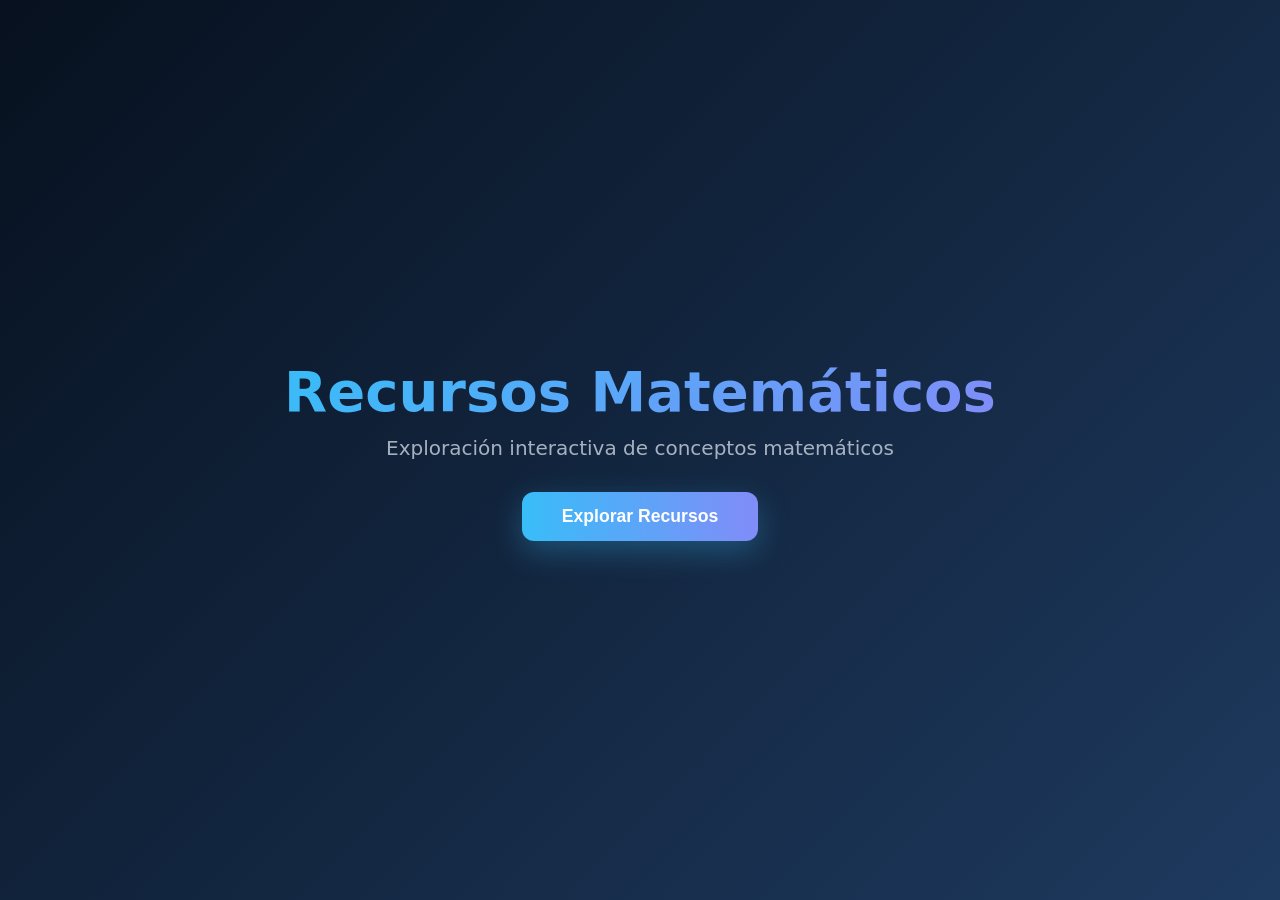
<file: index.html>
<!DOCTYPE html>
<html lang="es">
  <head>
    <meta charset="UTF-8" />
    <meta name="viewport" content="width=device-width, initial-scale=1.0" />
    <title>Recursos Matemáticos</title>
    <link rel="stylesheet" href="styles.css" />
  </head>
  <body>
    <!-- PORTADA INICIAL -->
    <div id="cover-screen" class="cover-screen active">
      <div class="cover-content">
        <h1 class="cover-title">Recursos Matemáticos</h1>
        <p class="cover-subtitle">Exploración interactiva de conceptos matemáticos</p>
        <button id="enter-btn" class="enter-button">Explorar Recursos</button>
      </div>
    </div>

    <!-- GALERÍA DE RECURSOS -->
    <div id="resources-screen" class="resources-screen">
      <header class="resources-header">
        <h1>Recursos por Nivel</h1>
        <button id="back-btn" class="back-button">← Volver</button>
      </header>

      <div class="resources-grid">
        <!-- Primero Medio -->
        <div class="level-card" data-level="1">
          <h2>Primero Medio</h2>
          <div class="resources-list">
            <button class="resource-btn" data-resource="quadratic-graph">
              📈 Plano Cartesiano y Ecuaciones Cuadráticas
            </button>
          </div>
        </div>

        <!-- Segundo Medio -->
        <div class="level-card" data-level="2">
          <h2>Segundo Medio</h2>
          <div class="resources-list">
            <button class="resource-btn" data-resource="space-rockets">
              🚀 Cohetes al Sistema Solar
            </button>
          </div>
        </div>

        <!-- Tercero Medio -->
        <div class="level-card" data-level="3">
          <h2>Tercero Medio</h2>
          <div class="resources-list">
            <button class="resource-btn" data-resource="triangle-congruence">
              🔺 Triángulos Congruentes
            </button>
          </div>
        </div>

        <!-- Cuarto Medio -->
        <div class="level-card" data-level="4">
          <h2>Cuarto Medio</h2>
          <div class="resources-list">
            <button class="resource-btn" disabled>
              🔒 Próximos recursos
            </button>
          </div>
        </div>
      </div>
    </div>

    <script src="script.js"></script>
  </body>
</html>
</file>
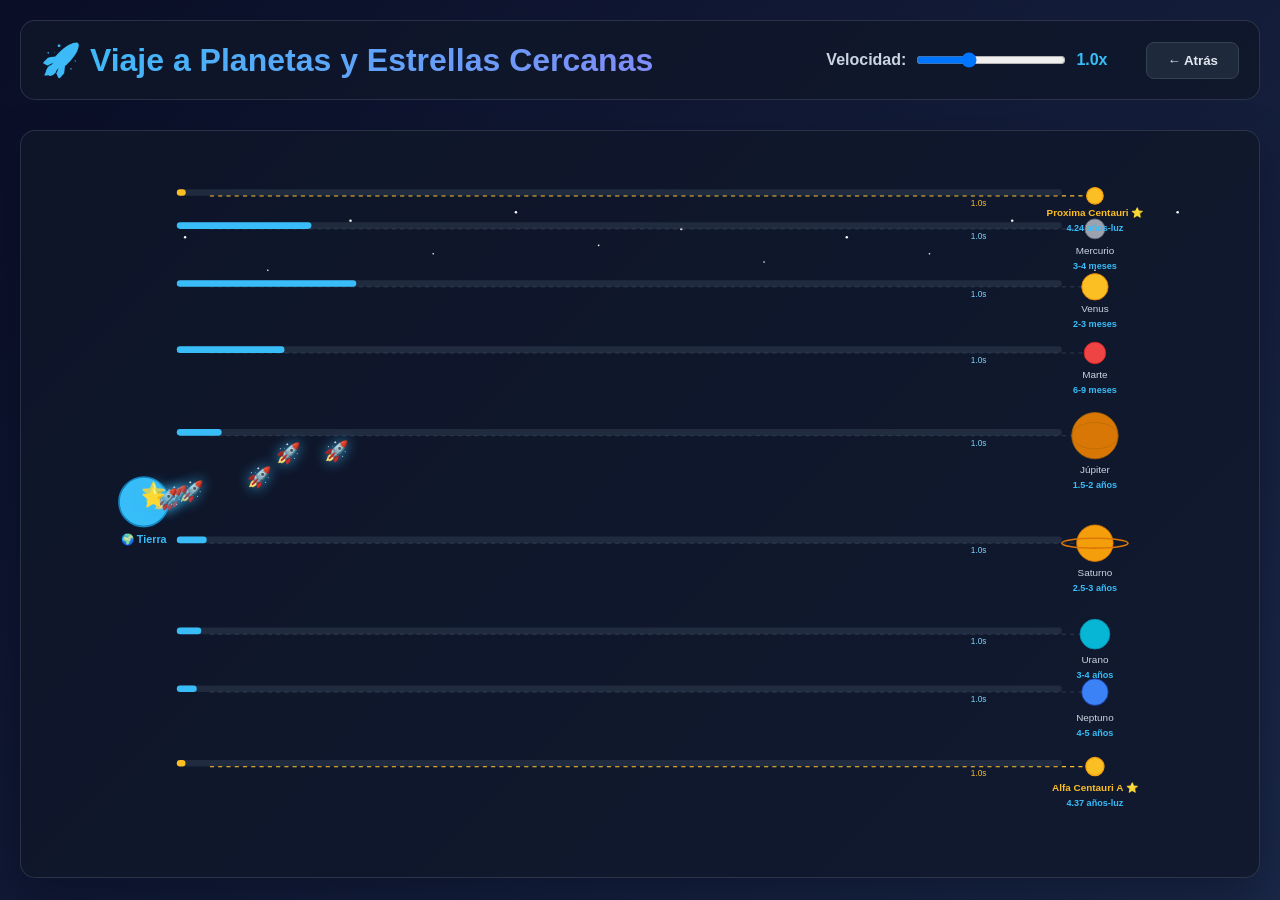
<file: cohetes-espaciales.html>
<!DOCTYPE html>
<html lang="es">
<head>
    <meta charset="UTF-8" />
    <meta name="viewport" content="width=device-width, initial-scale=1.0" />
    <title>Cohetes al Sistema Solar</title>
    <style>
        * {
            margin: 0;
            padding: 0;
            box-sizing: border-box;
        }

        body {
            background: linear-gradient(135deg, #0a0e27 0%, #1a2847 100%);
            min-height: 100vh;
            display: flex;
            flex-direction: column;
            align-items: center;
            padding: 20px;
            font-family: 'Segoe UI', Tahoma, Geneva, Verdana, sans-serif;
            color: #f8fafc;
            overflow-x: auto;
        }

        header {
            display: flex;
            justify-content: space-between;
            align-items: center;
            width: 100%;
            max-width: 1400px;
            margin-bottom: 30px;
            padding: 20px;
            background: rgba(15, 23, 42, 0.8);
            border-radius: 15px;
            border: 1px solid rgba(148, 163, 184, 0.2);
        }

        h1 {
            font-size: 2rem;
            background: linear-gradient(135deg, #38bdf8, #818cf8);
            -webkit-background-clip: text;
            -webkit-text-fill-color: transparent;
            background-clip: text;
        }

        .back-btn {
            padding: 10px 20px;
            background: #1e293b;
            color: #e2e8f0;
            border: 1px solid #334155;
            border-radius: 8px;
            cursor: pointer;
            font-weight: 600;
            transition: all 0.2s;
        }

        .back-btn:hover {
            background: #334155;
            border-color: #64748b;
        }

        .container {
            width: 100%;
            max-width: 1400px;
            background: rgba(15, 23, 42, 0.8);
            border: 1px solid rgba(148, 163, 184, 0.2);
            border-radius: 15px;
            padding: 40px;
            box-shadow: 0 20px 45px rgba(2, 6, 23, 0.35);
        }

        svg {
            width: 100%;
            height: auto;
            min-height: 600px;
        }

        .planet-label {
            font-size: 12px;
            fill: #cbd5e1;
            text-anchor: middle;
        }

        .time-label {
            font-size: 11px;
            fill: #38bdf8;
            font-weight: bold;
            text-anchor: middle;
        }

        .earth-label {
            font-size: 13px;
            fill: #38bdf8;
            text-anchor: middle;
            font-weight: bold;
        }

        @keyframes rocketsMove {
            0% {
                offset-distance: 0%;
            }
            100% {
                offset-distance: 100%;
            }
        }

        .rocket-text {
            font-size: 24px;
            filter: drop-shadow(0 0 8px rgba(56, 189, 248, 0.8));
        }
    </style>
</head>
<body>
    <header>
        <h1>🚀 Viaje a Planetas y Estrellas Cercanas</h1>
        <div style="display: flex; align-items: center; gap: 20px;">
            <div style="display: flex; align-items: center; gap: 10px;">
                <label for="speed-slider" style="color: #cbd5e1; font-weight: 600;">Velocidad:</label>
                <input type="range" id="speed-slider" min="0.5" max="2" step="0.1" value="1" style="width: 150px;">
                <span id="speed-value" style="color: #38bdf8; font-weight: bold; min-width: 50px;">1.0x</span>
            </div>
            <button class="back-btn" onclick="goBack()">← Atrás</button>
        </div>
    </header>

    <div class="container">
        <svg id="space-svg" viewBox="0 0 1400 800">
            <!-- Estrellas de fondo -->
            <defs>
                <style>
                    @keyframes twinkle {
                        0%, 100% { opacity: 0.3; }
                        50% { opacity: 1; }
                    }
                    .star {
                        animation: twinkle 3s infinite;
                    }
                </style>
            </defs>

            <!-- Estrellas -->
            <circle class="star" cx="150" cy="80" r="1.5" fill="#fff"/>
            <circle class="star" cx="250" cy="120" r="1" fill="#fff"/>
            <circle class="star" cx="350" cy="60" r="1.5" fill="#fff"/>
            <circle class="star" cx="450" cy="100" r="1" fill="#fff"/>
            <circle class="star" cx="550" cy="50" r="1.5" fill="#fff"/>
            <circle class="star" cx="650" cy="90" r="1" fill="#fff"/>
            <circle class="star" cx="750" cy="70" r="1.5" fill="#fff"/>
            <circle class="star" cx="850" cy="110" r="1" fill="#fff"/>
            <circle class="star" cx="950" cy="80" r="1.5" fill="#fff"/>
            <circle class="star" cx="1050" cy="100" r="1" fill="#fff"/>
            <circle class="star" cx="1150" cy="60" r="1.5" fill="#fff"/>
            <circle class="star" cx="1250" cy="120" r="1" fill="#fff"/>
            <circle class="star" cx="1350" cy="50" r="1.5" fill="#fff"/>

            <!-- Tierra a la izquierda -->
            <g id="earth-group">
                <circle cx="100" cy="400" r="30" fill="#38bdf8" stroke="#0369a1" stroke-width="2"/>
                <circle cx="100" cy="400" r="30" fill="none" stroke="#38bdf8" stroke-width="1" opacity="0.5" r="40"/>
                <text class="earth-label" x="100" y="450">🌍 Tierra</text>
            </g>

            <!-- Planetas alineados a la derecha -->
            <g id="planets">
                <!-- Mercurio -->
                <line x1="180" y1="70" x2="1250" y2="70" stroke="#334155" stroke-width="1" stroke-dasharray="5,5"/>
                <circle cx="1250" cy="70" r="12" fill="#9ca3af" stroke="#6b7280" stroke-width="1"/>
                <text class="planet-label" x="1250" y="100">Mercurio</text>
                <text class="time-label" x="1250" y="118">3-4 meses</text>

                <!-- Venus -->
                <line x1="180" y1="140" x2="1250" y2="140" stroke="#334155" stroke-width="1" stroke-dasharray="5,5"/>
                <circle cx="1250" cy="140" r="16" fill="#fbbf24" stroke="#d97706" stroke-width="1"/>
                <text class="planet-label" x="1250" y="170">Venus</text>
                <text class="time-label" x="1250" y="188">2-3 meses</text>

                <!-- Marte -->
                <line x1="180" y1="220" x2="1250" y2="220" stroke="#334155" stroke-width="1" stroke-dasharray="5,5"/>
                <circle cx="1250" cy="220" r="13" fill="#ef4444" stroke="#dc2626" stroke-width="1"/>
                <text class="planet-label" x="1250" y="250">Marte</text>
                <text class="time-label" x="1250" y="268">6-9 meses</text>

                <!-- Júpiter -->
                <line x1="180" y1="320" x2="1250" y2="320" stroke="#334155" stroke-width="1" stroke-dasharray="5,5"/>
                <circle cx="1250" cy="320" r="28" fill="#d97706" stroke="#a16207" stroke-width="1"/>
                <ellipse cx="1250" cy="320" rx="28" ry="16" fill="none" stroke="#a16207" stroke-width="1" opacity="0.5"/>
                <text class="planet-label" x="1250" y="365">Júpiter</text>
                <text class="time-label" x="1250" y="383">1.5-2 años</text>

                <!-- Saturno -->
                <line x1="180" y1="450" x2="1250" y2="450" stroke="#334155" stroke-width="1" stroke-dasharray="5,5"/>
                <circle cx="1250" cy="450" r="22" fill="#f59e0b" stroke="#d97706" stroke-width="1"/>
                <ellipse cx="1250" cy="450" rx="40" ry="6" fill="none" stroke="#d97706" stroke-width="2"/>
                <text class="planet-label" x="1250" y="490">Saturno</text>
                <text class="time-label" x="1250" y="508">2.5-3 años</text>

                <!-- Urano -->
                <line x1="180" y1="560" x2="1250" y2="560" stroke="#334155" stroke-width="1" stroke-dasharray="5,5"/>
                <circle cx="1250" cy="560" r="18" fill="#06b6d4" stroke="#0891b2" stroke-width="1"/>
                <text class="planet-label" x="1250" y="595">Urano</text>
                <text class="time-label" x="1250" y="613">3-4 años</text>

                <!-- Neptuno -->
                <line x1="180" y1="630" x2="1250" y2="630" stroke="#334155" stroke-width="1" stroke-dasharray="5,5"/>
                <circle cx="1250" cy="630" r="16" fill="#3b82f6" stroke="#1e40af" stroke-width="1"/>
                <text class="planet-label" x="1250" y="665">Neptuno</text>
                <text class="time-label" x="1250" y="683">4-5 años</text>

                <!-- ESTRELLAS CERCANAS -->
                <!-- Proxima Centauri -->
                <line x1="180" y1="30" x2="1250" y2="30" stroke="#fbbf24" stroke-width="1.5" stroke-dasharray="5,5"/>
                <circle cx="1250" cy="30" r="10" fill="#fbbf24" stroke="#f59e0b" stroke-width="1.5"/>
                <text class="planet-label" x="1250" y="55" style="fill: #fbbf24; font-weight: bold;">Proxima Centauri ⭐</text>
                <text class="time-label" x="1250" y="73">4.24 años-luz</text>

                <!-- Alfa Centauri -->
                <line x1="180" y1="720" x2="1250" y2="720" stroke="#fbbf24" stroke-width="1.5" stroke-dasharray="5,5"/>
                <circle cx="1250" cy="720" r="11" fill="#fbbf24" stroke="#f59e0b" stroke-width="1.5"/>
                <text class="planet-label" x="1250" y="750" style="fill: #fbbf24; font-weight: bold;">Alfa Centauri A ⭐</text>
                <text class="time-label" x="1250" y="768">4.37 años-luz</text>
            </g>

            <!-- Cohetes animados -->
            <g id="rockets"></g>
        </svg>
    </div>

    <script>
        const planets = [
            { name: 'Mercurio', x: 1250, y: 70, duration: '3-4 meses', time: 8 },
            { name: 'Venus', x: 1250, y: 140, duration: '2-3 meses', time: 6 },
            { name: 'Marte', x: 1250, y: 220, duration: '6-9 meses', time: 10 },
            { name: 'Júpiter', x: 1250, y: 320, duration: '1.5-2 años', time: 24 },
            { name: 'Saturno', x: 1250, y: 450, duration: '2.5-3 años', time: 36 },
            { name: 'Urano', x: 1250, y: 560, duration: '3-4 años', time: 44 },
            { name: 'Neptuno', x: 1250, y: 630, duration: '4-5 años', time: 54 },
            { name: 'Proxima Centauri', x: 1250, y: 30, duration: '4.24 años-luz', time: 120, isEstar: true },
            { name: 'Alfa Centauri A', x: 1250, y: 720, duration: '4.37 años-luz', time: 124, isEstar: true }
        ];

        const earthX = 100;
        const earthY = 400;

        function createRockets() {
            const rocketsContainer = document.getElementById('rockets');
            rocketsContainer.innerHTML = '';

            planets.forEach((planet, index) => {
                const duration = planet.time / (typeof speedMultiplier !== 'undefined' ? speedMultiplier : 1);

                // Crear grupo del cohete
                const rocketGroup = document.createElementNS('http://www.w3.org/2000/svg', 'g');
                rocketGroup.setAttribute('id', `rocket-${index}`);

                // Crear path para la animación
                const path = document.createElementNS('http://www.w3.org/2000/svg', 'path');
                path.setAttribute('d', `M ${earthX} ${earthY} L ${planet.x} ${planet.y}`);
                path.setAttribute('fill', 'none');
                path.setAttribute('stroke', 'none');
                path.setAttribute('id', `path-${index}`);

                rocketsContainer.appendChild(path);

                // Crear barra de progreso (fondo)
                const progressBarBg = document.createElementNS('http://www.w3.org/2000/svg', 'rect');
                progressBarBg.setAttribute('x', '140');
                progressBarBg.setAttribute('y', planet.y - 8);
                progressBarBg.setAttribute('width', '1070');
                progressBarBg.setAttribute('height', '8');
                progressBarBg.setAttribute('fill', '#334155');
                progressBarBg.setAttribute('opacity', '0.5');
                progressBarBg.setAttribute('rx', '4');
                rocketsContainer.appendChild(progressBarBg);

                // Crear barra de progreso (fill)
                const progressBar = document.createElementNS('http://www.w3.org/2000/svg', 'rect');
                progressBar.setAttribute('x', '140');
                progressBar.setAttribute('y', planet.y - 8);
                progressBar.setAttribute('width', '0');
                progressBar.setAttribute('height', '8');
                progressBar.setAttribute('fill', planet.isEstar ? '#fbbf24' : '#38bdf8');
                progressBar.setAttribute('rx', '4');

                // Animar la barra de progreso
                const progressAnim = document.createElementNS('http://www.w3.org/2000/svg', 'animate');
                progressAnim.setAttribute('attributeName', 'width');
                progressAnim.setAttribute('from', '0');
                progressAnim.setAttribute('to', '1070');
                progressAnim.setAttribute('dur', `${duration}s`);
                progressAnim.setAttribute('repeatCount', 'indefinite');
                progressBar.appendChild(progressAnim);
                rocketsContainer.appendChild(progressBar);

                // Crear texto del cohete
                const rocketText = document.createElementNS('http://www.w3.org/2000/svg', 'text');
                rocketText.setAttribute('class', 'rocket-text');
                rocketText.setAttribute('text-anchor', 'middle');
                rocketText.textContent = planet.isEstar ? '⭐' : '🚀';

                // Crear animación de movimiento
                const animateMotion = document.createElementNS('http://www.w3.org/2000/svg', 'animateMotion');
                animateMotion.setAttribute('dur', `${duration}s`);
                animateMotion.setAttribute('repeatCount', 'indefinite');
                animateMotion.setAttribute('keyPoints', '0;1');
                animateMotion.setAttribute('keyTimes', '0;1');
                animateMotion.setAttribute('calcMode', 'linear');

                // Crear elemento mpath
                const mpath = document.createElementNS('http://www.w3.org/2000/svg', 'mpath');
                mpath.setAttributeNS('http://www.w3.org/1999/xlink', 'xlink:href', `#path-${index}`);

                animateMotion.appendChild(mpath);
                rocketText.appendChild(animateMotion);
                rocketGroup.appendChild(rocketText);

                // Crear contador de tiempo
                const timeText = document.createElementNS('http://www.w3.org/2000/svg', 'text');
                timeText.setAttribute('x', '1100');
                timeText.setAttribute('y', planet.y + 12);
                timeText.setAttribute('font-size', '10');
                timeText.setAttribute('fill', planet.isEstar ? '#fbbf24' : '#7dd3fc');
                timeText.textContent = '0.0s';

                rocketGroup.appendChild(timeText);
                rocketsContainer.appendChild(rocketGroup);

                // Actualizar contador cada 100ms
                let currentTime = 0;
                setInterval(() => {
                    if (currentTime >= duration) {
                        currentTime = 0;
                    }
                    timeText.textContent = currentTime.toFixed(1) + 's';
                    currentTime += 0.1;
                }, 100);
            });
        }

        function goBack() {
            window.location.href = 'index.html';
        }

        let speedMultiplier = 1;

        // Slider de velocidad
        const speedSlider = document.getElementById('speed-slider');
        const speedValue = document.getElementById('speed-value');

        if (speedSlider) {
            speedSlider.addEventListener('input', (e) => {
                speedMultiplier = parseFloat(e.target.value);
                speedValue.textContent = speedMultiplier.toFixed(1) + 'x';
                createRockets();
            });
        }

        // Crear cohetes al cargar
        window.addEventListener('load', createRockets);
    </script>
</body>
</html>
</file>
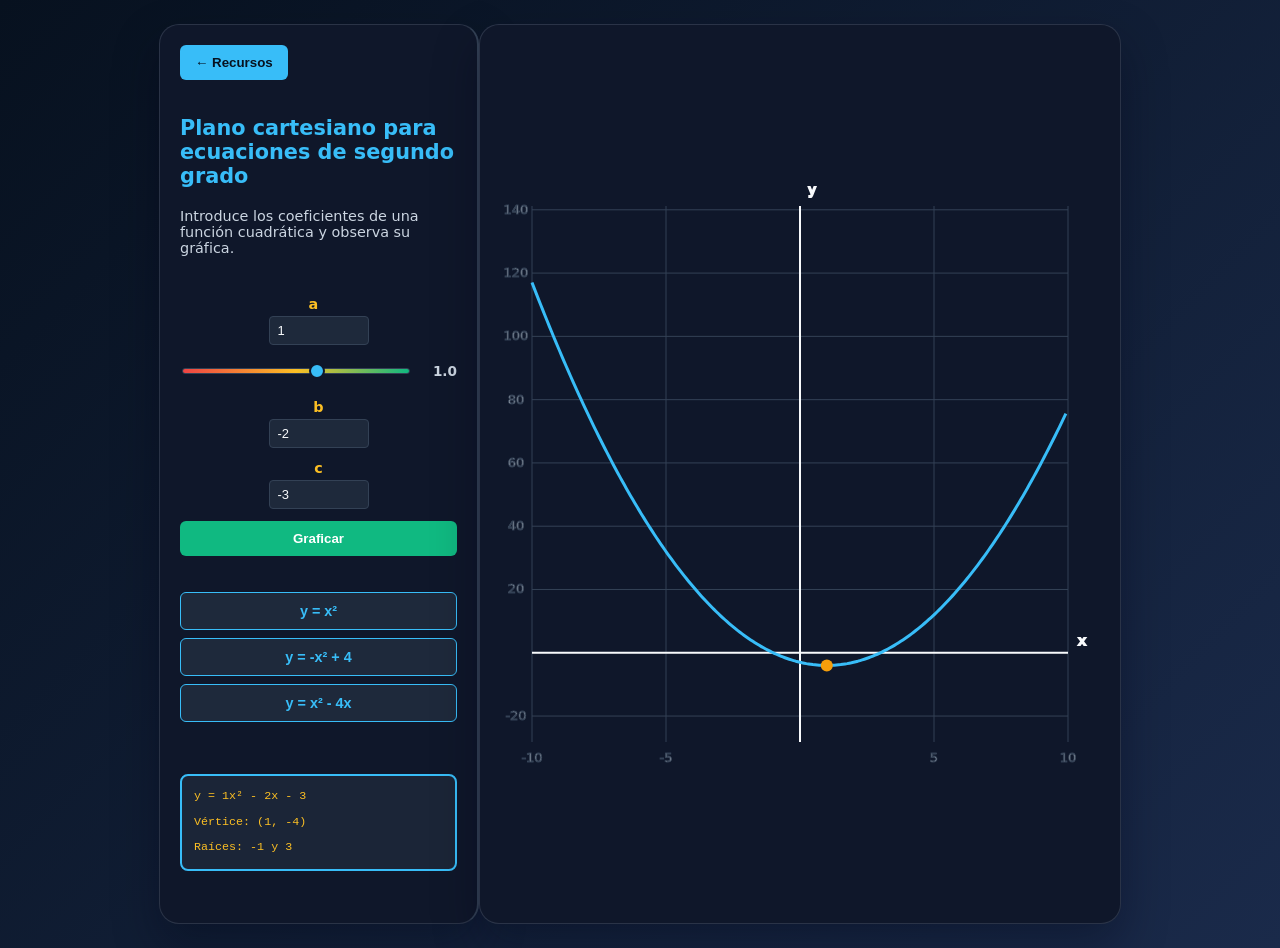
<file: plano-cartesiano.html>
<!DOCTYPE html>
<html lang="es">
<head>
    <meta charset="UTF-8" />
    <meta name="viewport" content="width=device-width, initial-scale=1.0" />
    <title>Plano Cartesiano - Ecuaciones Cuadráticas</title>
    <link rel="stylesheet" href="styles.css" />
    <style>
        body {
            background: linear-gradient(135deg, #07111f 0%, #1a2a4a 100%);
        }

        .app {
            display: grid;
            grid-template-columns: 320px 1fr;
            height: 100vh;
            margin: 0;
            padding: 0;
        }

        .panel {
            background: #0f172a;
            border-right: 2px solid #334155;
            overflow-y: auto;
            padding: 20px;
            display: flex;
            flex-direction: column;
            gap: 20px;
        }

        .panel h1 {
            font-size: 1.3em;
            color: #38bdf8;
            margin: 0;
        }

        .panel p {
            color: #cbd5e1;
            font-size: 0.9em;
            margin: 0;
        }

        #equation-form {
            display: flex;
            flex-direction: column;
            gap: 12px;
        }

        .coef-control {
            display: flex;
            align-items: center;
            gap: 10px;
            font-weight: bold;
            color: #fbbf24;
        }

        .coef-control span {
            min-width: 20px;
        }

        .coef-control input {
            flex: 1;
            padding: 6px 8px;
            background: #1e293b;
            border: 1px solid #334155;
            color: #f8fafc;
            border-radius: 4px;
            font-size: 0.9em;
        }

        .slider-row {
            display: flex;
            align-items: center;
            gap: 10px;
        }

        .slider-row input[type="range"] {
            flex: 1;
            height: 6px;
            border-radius: 3px;
            background: linear-gradient(to right, #ef4444, #fbbf24, #10b981);
            outline: none;
            -webkit-appearance: none;
        }

        .slider-row input[type="range"]::-webkit-slider-thumb {
            -webkit-appearance: none;
            appearance: none;
            width: 16px;
            height: 16px;
            border-radius: 50%;
            background: #38bdf8;
            cursor: pointer;
            border: 2px solid #0f172a;
        }

        .slider-row input[type="range"]::-moz-range-thumb {
            width: 16px;
            height: 16px;
            border-radius: 50%;
            background: #38bdf8;
            cursor: pointer;
            border: 2px solid #0f172a;
        }

        .slider-row span {
            min-width: 35px;
            text-align: right;
            color: #cbd5e1;
            font-size: 0.85em;
        }

        #equation-form label {
            display: flex;
            flex-direction: column;
            gap: 4px;
            color: #fbbf24;
            font-weight: bold;
            font-size: 0.9em;
        }

        #equation-form label input {
            padding: 6px 8px;
            background: #1e293b;
            border: 1px solid #334155;
            color: #f8fafc;
            border-radius: 4px;
            font-size: 0.9em;
        }

        #equation-form button[type="submit"] {
            padding: 10px;
            background: #10b981;
            color: #ffffff;
            border: none;
            border-radius: 6px;
            font-weight: bold;
            cursor: pointer;
            transition: all 0.3s;
        }

        #equation-form button[type="submit"]:hover {
            background: #059669;
            transform: translateY(-2px);
        }

        .samples {
            display: flex;
            flex-direction: column;
            gap: 8px;
        }

        .sample-btn {
            padding: 10px;
            background: #1e293b;
            border: 1px solid #38bdf8;
            color: #38bdf8;
            border-radius: 6px;
            cursor: pointer;
            font-weight: bold;
            transition: all 0.3s;
            font-size: 0.9em;
        }

        .sample-btn:hover {
            background: #38bdf8;
            color: #07111f;
        }

        .info-card {
            background: rgba(30, 41, 59, 0.8);
            border: 2px solid #38bdf8;
            border-radius: 8px;
            padding: 12px;
            display: flex;
            flex-direction: column;
            gap: 8px;
        }

        .info-card p {
            color: #fbbf24;
            margin: 0;
            font-size: 0.9em;
            font-family: monospace;
        }

        .graph-card {
            background: #0f172a;
            display: flex;
            align-items: center;
            justify-content: center;
            padding: 20px;
        }

        #graph {
            width: 100%;
            height: 100%;
            max-width: 600px;
            max-height: 600px;
        }

        .close-app-btn {
            align-self: flex-start;
            padding: 10px 15px;
            background: #38bdf8;
            color: #07111f;
            border: none;
            border-radius: 6px;
            cursor: pointer;
            font-weight: bold;
            transition: all 0.3s;
        }

        .close-app-btn:hover {
            background: #0ea5e9;
            transform: translateY(-2px);
        }

        @media (max-width: 1024px) {
            .app {
                grid-template-columns: 1fr;
                height: auto;
            }

            .panel {
                border-right: none;
                border-bottom: 2px solid #334155;
                max-height: auto;
            }

            .graph-card {
                min-height: 400px;
            }
        }
    </style>
</head>
<body>
    <main class="app">
        <section class="panel">
            <button class="close-app-btn" onclick="window.history.back()">← Recursos</button>
            <h1>Plano cartesiano para ecuaciones de segundo grado</h1>
            <p>Introduce los coeficientes de una función cuadrática y observa su gráfica.</p>

            <form id="equation-form">
                <label class="coef-control">
                    <span>a</span>
                    <input id="coef-a" type="number" step="0.1" value="1" />
                </label>
                <div class="slider-row">
                    <input id="slider-a" type="range" min="-5" max="5" step="0.1" value="1" />
                    <span id="slider-a-value">1.0</span>
                </div>
                <label>
                    b
                    <input id="coef-b" type="number" step="0.1" value="-2" />
                </label>
                <label>
                    c
                    <input id="coef-c" type="number" step="0.1" value="-3" />
                </label>
                <button type="submit">Graficar</button>
            </form>

            <div class="samples">
                <button class="sample-btn" data-a="1" data-b="0" data-c="0">y = x²</button>
                <button class="sample-btn" data-a="-1" data-b="0" data-c="4">y = -x² + 4</button>
                <button class="sample-btn" data-a="1" data-b="-4" data-c="0">y = x² - 4x</button>
            </div>

            <div class="info-card">
                <p id="equation-text">y = x² - 2x - 3</p>
                <p id="vertex-text">Vértice: (1, -4)</p>
                <p id="roots-text">Raíces: x = -1 y x = 3</p>
            </div>
        </section>

        <section class="graph-card">
            <svg id="graph" viewBox="0 0 600 600" aria-label="Gráfica de la ecuación"></svg>
        </section>
    </main>

    <script>
        // ELEMENTOS DEL GRAFICADOR
        const form = document.getElementById('equation-form');
        const aInput = document.getElementById('coef-a');
        const sliderA = document.getElementById('slider-a');
        const sliderAValue = document.getElementById('slider-a-value');
        const bInput = document.getElementById('coef-b');
        const cInput = document.getElementById('coef-c');
        const equationText = document.getElementById('equation-text');
        const vertexText = document.getElementById('vertex-text');
        const rootsText = document.getElementById('roots-text');
        const graph = document.getElementById('graph');

        const svgNS = 'http://www.w3.org/2000/svg';
        const width = 600;
        const height = 600;
        const padding = 32;

        function formatNumber(value) {
            return Number.isInteger(value) ? value.toString() : value.toFixed(2);
        }

        function parseEquation() {
            const a = Number(aInput.value);
            const b = Number(bInput.value);
            const c = Number(cInput.value);
            return { a, b, c };
        }

        function syncSliderFromA() {
            const value = Number(aInput.value);
            if (!Number.isNaN(value)) {
                sliderA.value = value;
                sliderAValue.textContent = value.toFixed(1);
            }
        }

        function createText(x, y, content, className = '') {
            const text = document.createElementNS(svgNS, 'text');
            text.setAttribute('x', x);
            text.setAttribute('y', y);
            text.setAttribute('fill', '#f8fafc');
            text.setAttribute('font-size', '13');
            text.setAttribute('text-anchor', 'middle');
            text.textContent = content;
            if (className) text.setAttribute('class', className);
            return text;
        }

        function getNiceStep(range) {
            if (range <= 0) return 1;
            const roughStep = range / 6;
            const magnitude = 10 ** Math.floor(Math.log10(roughStep));
            const normalized = roughStep / magnitude;
            const niceStep = normalized < 1.5 ? 1 : normalized < 3 ? 2 : normalized < 7 ? 5 : 10;
            return niceStep * magnitude;
        }

        function drawGraph({ a, b, c }) {
            graph.innerHTML = '';

            const xMin = -10;
            const xMax = 10;
            const step = 0.08;
            const points = [];
            let yValues = [];

            for (let x = xMin; x <= xMax; x += step) {
                const y = a * x * x + b * x + c;
                yValues.push(y);
                points.push([x, y]);
            }

            let yMin = Math.min(...yValues);
            let yMax = Math.max(...yValues);
            const margin = Math.max(2, Math.abs(yMax - yMin) * 0.2);

            yMin -= margin;
            yMax += margin;

            const xRange = xMax - xMin;
            const yRange = yMax - yMin;
            const xStep = getNiceStep(xRange);
            const yStep = getNiceStep(yRange);

            const mapX = (x) => padding + ((x - xMin) / xRange) * (width - padding * 2);
            const mapY = (y) => height - padding - ((y - yMin) / yRange) * (height - padding * 2);

            const grid = document.createElementNS(svgNS, 'g');
            grid.setAttribute('stroke', '#334155');
            grid.setAttribute('stroke-width', '1');

            for (let x = Math.ceil(xMin / xStep) * xStep; x <= xMax; x += xStep) {
                const xPos = mapX(x);
                const line = document.createElementNS(svgNS, 'line');
                line.setAttribute('x1', xPos);
                line.setAttribute('x2', xPos);
                line.setAttribute('y1', padding);
                line.setAttribute('y2', height - padding);
                grid.appendChild(line);
                if (x !== 0) {
                    grid.appendChild(createText(xPos, height - 12, x.toString()));
                }
            }

            for (let y = Math.ceil(yMin / yStep) * yStep; y <= yMax; y += yStep) {
                const yPos = mapY(y);
                const line = document.createElementNS(svgNS, 'line');
                line.setAttribute('x1', padding);
                line.setAttribute('x2', width - padding);
                line.setAttribute('y1', yPos);
                line.setAttribute('y2', yPos);
                grid.appendChild(line);
                if (y !== 0) {
                    grid.appendChild(createText(16, yPos + 4, y.toString()));
                }
            }
            graph.appendChild(grid);

            const axes = document.createElementNS(svgNS, 'g');
            axes.setAttribute('stroke', '#f8fafc');
            axes.setAttribute('stroke-width', '2');

            const xAxis = document.createElementNS(svgNS, 'line');
            xAxis.setAttribute('x1', padding);
            xAxis.setAttribute('x2', width - padding);
            xAxis.setAttribute('y1', mapY(0));
            xAxis.setAttribute('y2', mapY(0));
            axes.appendChild(xAxis);

            const yAxis = document.createElementNS(svgNS, 'line');
            yAxis.setAttribute('x1', mapX(0));
            yAxis.setAttribute('x2', mapX(0));
            yAxis.setAttribute('y1', padding);
            yAxis.setAttribute('y2', height - padding);
            axes.appendChild(yAxis);

            axes.appendChild(createText(width - 18, mapY(0) - 8, 'x'));
            axes.appendChild(createText(mapX(0) + 12, 20, 'y'));
            graph.appendChild(axes);

            const path = document.createElementNS(svgNS, 'path');
            const d = points
                .map(([x, y], index) => {
                    const command = index === 0 ? 'M' : 'L';
                    return `${command}${mapX(x).toFixed(2)},${mapY(y).toFixed(2)}`;
                })
                .join(' ');

            path.setAttribute('d', d);
            path.setAttribute('fill', 'none');
            path.setAttribute('stroke', '#38bdf8');
            path.setAttribute('stroke-width', '3');
            path.setAttribute('stroke-linejoin', 'round');
            graph.appendChild(path);

            const vertexX = a === 0 ? null : -b / (2 * a);
            const vertexY = a === 0 ? null : a * vertexX * vertexX + b * vertexX + c;
            const vertexPoint = document.createElementNS(svgNS, 'circle');
            vertexPoint.setAttribute('cx', mapX(vertexX));
            vertexPoint.setAttribute('cy', mapY(vertexY));
            vertexPoint.setAttribute('r', '6');
            vertexPoint.setAttribute('fill', '#f59e0b');
            graph.appendChild(vertexPoint);

            const discriminant = b * b - 4 * a * c;
            let roots = [];
            if (a !== 0) {
                if (discriminant > 0) {
                    roots = [(-b - Math.sqrt(discriminant)) / (2 * a), (-b + Math.sqrt(discriminant)) / (2 * a)];
                } else if (discriminant === 0) {
                    roots = [(-b) / (2 * a)];
                }
            }

            const equationTextValue = `y = ${formatNumber(a)}x² ${b >= 0 ? '+' : '-'} ${Math.abs(formatNumber(b))}x ${c >= 0 ? '+' : '-'} ${Math.abs(formatNumber(c))}`;
            equationText.textContent = equationTextValue;
            vertexText.textContent = vertexX === null ? 'Vértice: no aplica' : `Vértice: (${formatNumber(vertexX)}, ${formatNumber(vertexY)})`;
            rootsText.textContent = roots.length === 0 ? 'Raíces: no reales' : `Raíces: ${roots.map((root) => formatNumber(root)).join(' y ')}`;
        }

        form.addEventListener('submit', (event) => {
            event.preventDefault();
            drawGraph(parseEquation());
        });

        aInput.addEventListener('input', () => {
            syncSliderFromA();
            drawGraph(parseEquation());
        });

        sliderA.addEventListener('input', () => {
            aInput.value = sliderA.value;
            sliderAValue.textContent = Number(sliderA.value).toFixed(1);
            drawGraph(parseEquation());
        });

        document.querySelectorAll('.sample-btn').forEach((button) => {
            button.addEventListener('click', () => {
                aInput.value = button.dataset.a;
                sliderA.value = button.dataset.a;
                sliderAValue.textContent = Number(button.dataset.a).toFixed(1);
                bInput.value = button.dataset.b;
                cInput.value = button.dataset.c;
                drawGraph(parseEquation());
            });
        });

        // INICIALIZAR APLICACIÓN
        syncSliderFromA();
        drawGraph(parseEquation());
    </script>
</body>
</html>
</file>
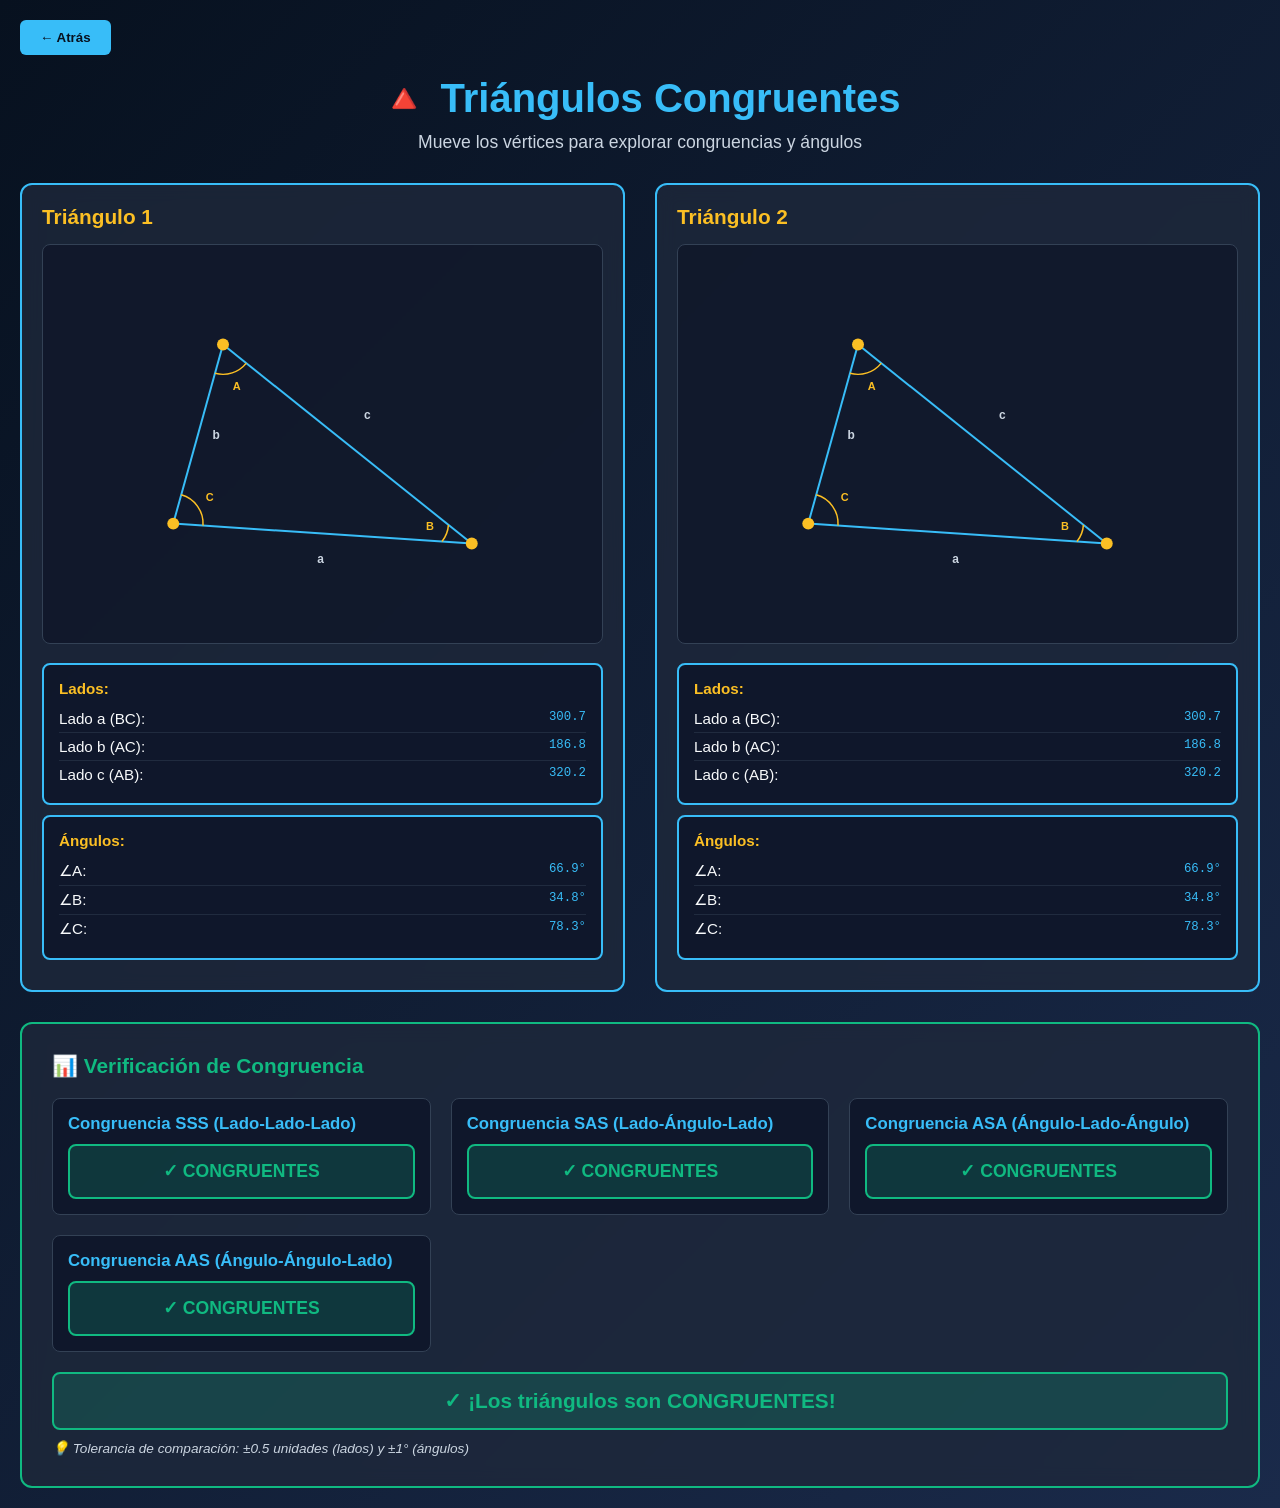
<file: triangulos-congruentes.html>
<!DOCTYPE html>
<html lang="es">
<head>
    <meta charset="UTF-8">
    <meta name="viewport" content="width=device-width, initial-scale=1.0">
    <title>Triángulos Congruentes - Verificador Interactivo</title>
    <style>
        * {
            margin: 0;
            padding: 0;
            box-sizing: border-box;
        }

        body {
            font-family: 'Segoe UI', Tahoma, Geneva, Verdana, sans-serif;
            background: linear-gradient(135deg, #07111f 0%, #1a2a4a 100%);
            color: #f8fafc;
            padding: 20px;
            min-height: 100vh;
        }

        .container {
            max-width: 1400px;
            margin: 0 auto;
        }

        header {
            text-align: center;
            margin-bottom: 30px;
        }

        header h1 {
            font-size: 2.5em;
            color: #38bdf8;
            margin-bottom: 10px;
        }

        .subtitle {
            color: #cbd5e1;
            font-size: 1.1em;
        }

        .content {
            display: grid;
            grid-template-columns: 1fr 1fr;
            gap: 30px;
            margin-bottom: 30px;
        }

        .triangle-section {
            background: rgba(30, 41, 59, 0.8);
            border: 2px solid #38bdf8;
            border-radius: 12px;
            padding: 20px;
            backdrop-filter: blur(10px);
        }

        .triangle-section h2 {
            color: #fbbf24;
            margin-bottom: 15px;
            font-size: 1.3em;
        }

        svg {
            width: 100%;
            height: 400px;
            background: rgba(15, 23, 42, 0.8);
            border-radius: 8px;
            border: 1px solid #334155;
            margin-bottom: 15px;
            cursor: crosshair;
        }

        .vertex {
            cursor: grab;
            transition: r 0.2s;
        }

        .vertex:hover {
            r: 8;
        }

        .vertex.dragging {
            cursor: grabbing;
        }

        .side-label {
            font-size: 12px;
            fill: #cbd5e1;
            font-weight: bold;
        }

        .angle-label {
            font-size: 11px;
            fill: #fbbf24;
            font-weight: bold;
        }

        .info-panel {
            background: rgba(15, 23, 42, 0.9);
            border: 2px solid #38bdf8;
            border-radius: 8px;
            padding: 15px;
            margin-bottom: 10px;
            font-size: 0.95em;
        }

        .info-label {
            color: #fbbf24;
            font-weight: bold;
            margin-bottom: 8px;
        }

        .info-row {
            display: flex;
            justify-content: space-between;
            padding: 5px 0;
            border-bottom: 1px solid rgba(51, 65, 85, 0.5);
        }

        .info-row:last-child {
            border-bottom: none;
        }

        .measurement {
            color: #38bdf8;
            font-family: monospace;
        }

        .comparison-section {
            grid-column: 1 / -1;
            background: rgba(30, 41, 59, 0.8);
            border: 2px solid #10b981;
            border-radius: 12px;
            padding: 30px;
            backdrop-filter: blur(10px);
        }

        .comparison-section h2 {
            color: #10b981;
            margin-bottom: 20px;
            font-size: 1.3em;
        }

        .comparison-grid {
            display: grid;
            grid-template-columns: repeat(auto-fit, minmax(300px, 1fr));
            gap: 20px;
            margin-bottom: 20px;
        }

        .comparison-item {
            background: rgba(15, 23, 42, 0.9);
            border: 1px solid #334155;
            border-radius: 8px;
            padding: 15px;
        }

        .comparison-item h3 {
            color: #38bdf8;
            margin-bottom: 10px;
            font-size: 1.05em;
        }

        .comparison-result {
            padding: 15px;
            border-radius: 8px;
            text-align: center;
            font-weight: bold;
            font-size: 1.1em;
        }

        .congruent {
            background: rgba(16, 185, 129, 0.2);
            border: 2px solid #10b981;
            color: #10b981;
        }

        .not-congruent {
            background: rgba(239, 68, 68, 0.2);
            border: 2px solid #ef4444;
            color: #ef4444;
        }

        .tolerance-info {
            color: #cbd5e1;
            font-size: 0.85em;
            margin-top: 10px;
            font-style: italic;
        }

        .back-btn {
            display: inline-block;
            padding: 10px 20px;
            background: #38bdf8;
            color: #07111f;
            border: none;
            border-radius: 6px;
            cursor: pointer;
            font-weight: bold;
            margin-bottom: 20px;
            transition: all 0.3s;
        }

        .back-btn:hover {
            background: #0ea5e9;
            transform: translateY(-2px);
        }

        @media (max-width: 1024px) {
            .content {
                grid-template-columns: 1fr;
            }

            header h1 {
                font-size: 2em;
            }
        }
    </style>
</head>
<body>
    <div class="container">
        <button class="back-btn" onclick="window.history.back()">← Atrás</button>

        <header>
            <h1>🔺 Triángulos Congruentes</h1>
            <p class="subtitle">Mueve los vértices para explorar congruencias y ángulos</p>
        </header>

        <div class="content">
            <!-- Triángulo 1 -->
            <div class="triangle-section">
                <h2>Triángulo 1</h2>
                <svg id="canvas1">
                    <!-- Se genera dinámicamente con JavaScript -->
                </svg>
                <div class="info-panel">
                    <div class="info-label">Lados:</div>
                    <div class="info-row">
                        <span>Lado a (BC):</span>
                        <span class="measurement" id="side-a1">-</span>
                    </div>
                    <div class="info-row">
                        <span>Lado b (AC):</span>
                        <span class="measurement" id="side-b1">-</span>
                    </div>
                    <div class="info-row">
                        <span>Lado c (AB):</span>
                        <span class="measurement" id="side-c1">-</span>
                    </div>
                </div>
                <div class="info-panel">
                    <div class="info-label">Ángulos:</div>
                    <div class="info-row">
                        <span>∠A:</span>
                        <span class="measurement" id="angle-a1">-</span>
                    </div>
                    <div class="info-row">
                        <span>∠B:</span>
                        <span class="measurement" id="angle-b1">-</span>
                    </div>
                    <div class="info-row">
                        <span>∠C:</span>
                        <span class="measurement" id="angle-c1">-</span>
                    </div>
                </div>
            </div>

            <!-- Triángulo 2 -->
            <div class="triangle-section">
                <h2>Triángulo 2</h2>
                <svg id="canvas2">
                    <!-- Se genera dinámicamente con JavaScript -->
                </svg>
                <div class="info-panel">
                    <div class="info-label">Lados:</div>
                    <div class="info-row">
                        <span>Lado a (BC):</span>
                        <span class="measurement" id="side-a2">-</span>
                    </div>
                    <div class="info-row">
                        <span>Lado b (AC):</span>
                        <span class="measurement" id="side-b2">-</span>
                    </div>
                    <div class="info-row">
                        <span>Lado c (AB):</span>
                        <span class="measurement" id="side-c2">-</span>
                    </div>
                </div>
                <div class="info-panel">
                    <div class="info-label">Ángulos:</div>
                    <div class="info-row">
                        <span>∠A:</span>
                        <span class="measurement" id="angle-a2">-</span>
                    </div>
                    <div class="info-row">
                        <span>∠B:</span>
                        <span class="measurement" id="angle-b2">-</span>
                    </div>
                    <div class="info-row">
                        <span>∠C:</span>
                        <span class="measurement" id="angle-c2">-</span>
                    </div>
                </div>
            </div>
        </div>

        <!-- Comparación -->
        <div class="comparison-section">
            <h2>📊 Verificación de Congruencia</h2>
            <div class="comparison-grid">
                <div class="comparison-item">
                    <h3>Congruencia SSS (Lado-Lado-Lado)</h3>
                    <div id="sss-result"></div>
                </div>
                <div class="comparison-item">
                    <h3>Congruencia SAS (Lado-Ángulo-Lado)</h3>
                    <div id="sas-result"></div>
                </div>
                <div class="comparison-item">
                    <h3>Congruencia ASA (Ángulo-Lado-Ángulo)</h3>
                    <div id="asa-result"></div>
                </div>
                <div class="comparison-item">
                    <h3>Congruencia AAS (Ángulo-Ángulo-Lado)</h3>
                    <div id="aas-result"></div>
                </div>
            </div>
            <div id="overall-result" style="text-align: center; margin-top: 20px;"></div>
            <p class="tolerance-info">💡 Tolerancia de comparación: ±0.5 unidades (lados) y ±1° (ángulos)</p>
        </div>
    </div>

    <script>
        class Triangle {
            constructor(canvasId, sideIds, angleIds) {
                this.canvas = document.getElementById(canvasId);
                this.sideIds = sideIds;
                this.angleIds = angleIds;
                
                // Posiciones iniciales de vértices
                this.vertices = [
                    { x: 150, y: 100 },   // A
                    { x: 400, y: 300 },   // B
                    { x: 100, y: 280 }    // C
                ];

                this.draggingVertex = null;
                this.svg = null;

                this.init();
            }

            init() {
                this.canvas.setAttribute('viewBox', '0 0 500 400');
                this.canvas.setAttribute('preserveAspectRatio', 'xMidYMid meet');
                
                // Dibujar triángulo
                this.draw();

                // Event listeners para arrastre
                this.canvas.addEventListener('mousedown', (e) => this.onMouseDown(e));
                this.canvas.addEventListener('mousemove', (e) => this.onMouseMove(e));
                this.canvas.addEventListener('mouseup', () => this.onMouseUp());
                this.canvas.addEventListener('mouseleave', () => this.onMouseUp());

                // Actualizar medidas
                this.updateMeasurements();
            }

            draw() {
                // Limpiar canvas
                this.canvas.innerHTML = '';

                const [A, B, C] = this.vertices;

                // Dibujar lados
                const sides = [
                    { x1: B.x, y1: B.y, x2: C.x, y2: C.y, label: 'a' },
                    { x1: A.x, y1: A.y, x2: C.x, y2: C.y, label: 'b' },
                    { x1: A.x, y1: A.y, x2: B.x, y2: B.y, label: 'c' }
                ];

                sides.forEach(side => {
                    const line = document.createElementNS('http://www.w3.org/2000/svg', 'line');
                    line.setAttribute('x1', side.x1);
                    line.setAttribute('y1', side.y1);
                    line.setAttribute('x2', side.x2);
                    line.setAttribute('y2', side.y2);
                    line.setAttribute('stroke', '#38bdf8');
                    line.setAttribute('stroke-width', '2');
                    this.canvas.appendChild(line);

                    // Etiqueta del lado
                    const midX = (side.x1 + side.x2) / 2;
                    const midY = (side.y1 + side.y2) / 2;
                    const offsetX = (side.y2 - side.y1) / 10;
                    const offsetY = (side.x1 - side.x2) / 10;

                    const text = document.createElementNS('http://www.w3.org/2000/svg', 'text');
                    text.setAttribute('x', midX + offsetX);
                    text.setAttribute('y', midY + offsetY);
                    text.setAttribute('class', 'side-label');
                    text.setAttribute('text-anchor', 'middle');
                    text.textContent = side.label;
                    this.canvas.appendChild(text);
                });

                // Dibujar vértices
                this.vertices.forEach((vertex, idx) => {
                    const circle = document.createElementNS('http://www.w3.org/2000/svg', 'circle');
                    circle.setAttribute('cx', vertex.x);
                    circle.setAttribute('cy', vertex.y);
                    circle.setAttribute('r', '6');
                    circle.setAttribute('fill', '#fbbf24');
                    circle.setAttribute('class', 'vertex');
                    circle.setAttribute('data-index', idx);
                    this.canvas.appendChild(circle);
                });

                // Dibujar ángulos
                this.drawAngles();
            }

            drawAngles() {
                const [A, B, C] = this.vertices;
                const angleSize = 30;

                const angles = [
                    { vertex: A, p1: B, p2: C, label: 'A' },
                    { vertex: B, p1: A, p2: C, label: 'B' },
                    { vertex: C, p1: A, p2: B, label: 'C' }
                ];

                angles.forEach(angle => {
                    const v1 = { x: angle.p1.x - angle.vertex.x, y: angle.p1.y - angle.vertex.y };
                    const v2 = { x: angle.p2.x - angle.vertex.x, y: angle.p2.y - angle.vertex.y };

                    const len1 = Math.sqrt(v1.x * v1.x + v1.y * v1.y);
                    const len2 = Math.sqrt(v2.x * v2.x + v2.y * v2.y);

                    const u1 = { x: v1.x / len1, y: v1.y / len1 };
                    const u2 = { x: v2.x / len2, y: v2.y / len2 };

                    // Dibujar arco
                    const p1 = { x: angle.vertex.x + u1.x * angleSize, y: angle.vertex.y + u1.y * angleSize };
                    const p2 = { x: angle.vertex.x + u2.x * angleSize, y: angle.vertex.y + u2.y * angleSize };

                    const arc = document.createElementNS('http://www.w3.org/2000/svg', 'path');
                    const d = `M ${p1.x} ${p1.y} A ${angleSize} ${angleSize} 0 0 1 ${p2.x} ${p2.y}`;
                    arc.setAttribute('d', d);
                    arc.setAttribute('stroke', '#fbbf24');
                    arc.setAttribute('stroke-width', '1.5');
                    arc.setAttribute('fill', 'none');
                    this.canvas.appendChild(arc);

                    // Etiqueta del ángulo
                    const midAngle = Math.atan2(u1.y + u2.y, u1.x + u2.x);
                    const labelX = angle.vertex.x + Math.cos(midAngle) * (angleSize + 15);
                    const labelY = angle.vertex.y + Math.sin(midAngle) * (angleSize + 15);

                    const text = document.createElementNS('http://www.w3.org/2000/svg', 'text');
                    text.setAttribute('x', labelX);
                    text.setAttribute('y', labelY);
                    text.setAttribute('class', 'angle-label');
                    text.setAttribute('text-anchor', 'middle');
                    text.setAttribute('dominant-baseline', 'middle');
                    text.textContent = angle.label;
                    this.canvas.appendChild(text);
                });
            }

            onMouseDown(e) {
                const rect = this.canvas.getBoundingClientRect();
                const svgX = (e.clientX - rect.left) * (500 / rect.width);
                const svgY = (e.clientY - rect.top) * (400 / rect.height);

                for (let i = 0; i < this.vertices.length; i++) {
                    const v = this.vertices[i];
                    const dist = Math.sqrt((v.x - svgX) ** 2 + (v.y - svgY) ** 2);
                    if (dist < 15) {
                        this.draggingVertex = i;
                        e.target.classList.add('dragging');
                        break;
                    }
                }
            }

            onMouseMove(e) {
                if (this.draggingVertex === null) return;

                const rect = this.canvas.getBoundingClientRect();
                const svgX = (e.clientX - rect.left) * (500 / rect.width);
                const svgY = (e.clientY - rect.top) * (400 / rect.height);

                // Limitar al área del canvas
                this.vertices[this.draggingVertex].x = Math.max(20, Math.min(480, svgX));
                this.vertices[this.draggingVertex].y = Math.max(20, Math.min(380, svgY));

                this.draw();
                this.updateMeasurements();
                updateComparison();
            }

            onMouseUp() {
                this.draggingVertex = null;
                this.canvas.querySelectorAll('.vertex').forEach(v => v.classList.remove('dragging'));
            }

            updateMeasurements() {
                const [A, B, C] = this.vertices;

                // Calcular lados
                const a = this.distance(B, C); // BC
                const b = this.distance(A, C); // AC
                const c = this.distance(A, B); // AB

                // Calcular ángulos (en grados)
                const angleA = this.calculateAngle(C, A, B);
                const angleB = this.calculateAngle(A, B, C);
                const angleC = this.calculateAngle(A, C, B);

                // Actualizar UI
                document.getElementById(this.sideIds.a).textContent = a.toFixed(1);
                document.getElementById(this.sideIds.b).textContent = b.toFixed(1);
                document.getElementById(this.sideIds.c).textContent = c.toFixed(1);

                document.getElementById(this.angleIds.a).textContent = angleA.toFixed(1) + '°';
                document.getElementById(this.angleIds.b).textContent = angleB.toFixed(1) + '°';
                document.getElementById(this.angleIds.c).textContent = angleC.toFixed(1) + '°';

                // Guardar en objeto para comparación
                this.measurements = {
                    sides: [a, b, c],
                    angles: [angleA, angleB, angleC]
                };
            }

            distance(p1, p2) {
                return Math.sqrt((p1.x - p2.x) ** 2 + (p1.y - p2.y) ** 2);
            }

            calculateAngle(p1, vertex, p2) {
                const v1 = { x: p1.x - vertex.x, y: p1.y - vertex.y };
                const v2 = { x: p2.x - vertex.x, y: p2.y - vertex.y };

                const dot = v1.x * v2.x + v1.y * v2.y;
                const len1 = Math.sqrt(v1.x * v1.x + v1.y * v1.y);
                const len2 = Math.sqrt(v2.x * v2.x + v2.y * v2.y);

                const cosAngle = dot / (len1 * len2);
                const angle = Math.acos(Math.max(-1, Math.min(1, cosAngle)));

                return (angle * 180) / Math.PI;
            }
        }

        // Crear dos triángulos
        const triangle1 = new Triangle('canvas1', 
            { a: 'side-a1', b: 'side-b1', c: 'side-c1' },
            { a: 'angle-a1', b: 'angle-b1', c: 'angle-c1' }
        );

        const triangle2 = new Triangle('canvas2',
            { a: 'side-a2', b: 'side-b2', c: 'side-c2' },
            { a: 'angle-a2', b: 'angle-b2', c: 'angle-c2' }
        );

        function areSidesEqual(s1, s2, tolerance = 0.5) {
            return Math.abs(s1 - s2) <= tolerance;
        }

        function areAnglesEqual(a1, a2, tolerance = 1) {
            return Math.abs(a1 - a2) <= tolerance;
        }

        function updateComparison() {
            if (!triangle1.measurements || !triangle2.measurements) return;

            const s1 = triangle1.measurements.sides.sort((a, b) => a - b);
            const s2 = triangle2.measurements.sides.sort((a, b) => a - b);
            const a1 = triangle1.measurements.angles.sort((a, b) => a - b);
            const a2 = triangle2.measurements.angles.sort((a, b) => a - b);

            // SSS: Todos los lados iguales
            const sss = s1.every((side, i) => areSidesEqual(side, s2[i]));
            document.getElementById('sss-result').innerHTML = sss ? 
                '<div class="comparison-result congruent">✓ CONGRUENTES</div>' :
                '<div class="comparison-result not-congruent">✗ NO CONGRUENTES</div>';

            // SAS: Dos lados y ángulo entre ellos
            const sas = (areSidesEqual(triangle1.measurements.sides[0], triangle2.measurements.sides[0]) &&
                        areSidesEqual(triangle1.measurements.sides[1], triangle2.measurements.sides[1]) &&
                        areAnglesEqual(triangle1.measurements.angles[2], triangle2.measurements.angles[2])) ||
                       (areSidesEqual(triangle1.measurements.sides[1], triangle2.measurements.sides[1]) &&
                        areSidesEqual(triangle1.measurements.sides[2], triangle2.measurements.sides[2]) &&
                        areAnglesEqual(triangle1.measurements.angles[0], triangle2.measurements.angles[0])) ||
                       (areSidesEqual(triangle1.measurements.sides[0], triangle2.measurements.sides[0]) &&
                        areSidesEqual(triangle1.measurements.sides[2], triangle2.measurements.sides[2]) &&
                        areAnglesEqual(triangle1.measurements.angles[1], triangle2.measurements.angles[1]));
            document.getElementById('sas-result').innerHTML = sas ? 
                '<div class="comparison-result congruent">✓ CONGRUENTES</div>' :
                '<div class="comparison-result not-congruent">✗ NO CONGRUENTES</div>';

            // ASA: Dos ángulos y lado entre ellos
            const asa = (areAnglesEqual(triangle1.measurements.angles[0], triangle2.measurements.angles[0]) &&
                        areAnglesEqual(triangle1.measurements.angles[1], triangle2.measurements.angles[1]) &&
                        areSidesEqual(triangle1.measurements.sides[2], triangle2.measurements.sides[2])) ||
                       (areAnglesEqual(triangle1.measurements.angles[1], triangle2.measurements.angles[1]) &&
                        areAnglesEqual(triangle1.measurements.angles[2], triangle2.measurements.angles[2]) &&
                        areSidesEqual(triangle1.measurements.sides[0], triangle2.measurements.sides[0])) ||
                       (areAnglesEqual(triangle1.measurements.angles[0], triangle2.measurements.angles[0]) &&
                        areAnglesEqual(triangle1.measurements.angles[2], triangle2.measurements.angles[2]) &&
                        areSidesEqual(triangle1.measurements.sides[1], triangle2.measurements.sides[1]));
            document.getElementById('asa-result').innerHTML = asa ? 
                '<div class="comparison-result congruent">✓ CONGRUENTES</div>' :
                '<div class="comparison-result not-congruent">✗ NO CONGRUENTES</div>';

            // AAS: Dos ángulos y un lado (no entre ellos)
            const aas = (areAnglesEqual(triangle1.measurements.angles[0], triangle2.measurements.angles[0]) &&
                        areAnglesEqual(triangle1.measurements.angles[1], triangle2.measurements.angles[1]) &&
                        areSidesEqual(triangle1.measurements.sides[0], triangle2.measurements.sides[0])) ||
                       (areAnglesEqual(triangle1.measurements.angles[1], triangle2.measurements.angles[1]) &&
                        areAnglesEqual(triangle1.measurements.angles[2], triangle2.measurements.angles[2]) &&
                        areSidesEqual(triangle1.measurements.sides[1], triangle2.measurements.sides[1])) ||
                       (areAnglesEqual(triangle1.measurements.angles[0], triangle2.measurements.angles[0]) &&
                        areAnglesEqual(triangle1.measurements.angles[2], triangle2.measurements.angles[2]) &&
                        areSidesEqual(triangle1.measurements.sides[2], triangle2.measurements.sides[2]));
            document.getElementById('aas-result').innerHTML = aas ? 
                '<div class="comparison-result congruent">✓ CONGRUENTES</div>' :
                '<div class="comparison-result not-congruent">✗ NO CONGRUENTES</div>';

            // Resultado general
            const isCongruent = sss || sas || asa || aas;
            const overallResult = document.getElementById('overall-result');
            if (isCongruent) {
                overallResult.innerHTML = '<div class="comparison-result congruent" style="font-size: 1.3em;">✓ ¡Los triángulos son CONGRUENTES!</div>';
            } else {
                overallResult.innerHTML = '<div class="comparison-result not-congruent" style="font-size: 1.3em;">✗ Los triángulos NO son congruentes</div>';
            }
        }

        // Actualizar comparación inicialmente y cuando haya cambios
        updateComparison();
    </script>
</body>
</html>
</file>
<file: styles.css>
:root {
  color-scheme: dark;
  font-family: Inter, system-ui, -apple-system, BlinkMacSystemFont, "Segoe UI", sans-serif;
  background: #07111f;
  color: #f8fafc;
}

* {
  box-sizing: border-box;
}

body {
  margin: 0;
  min-height: 100vh;
  background: linear-gradient(135deg, #07111f, #14233d);
  display: grid;
  place-items: center;
  padding: 24px;
}

/* PORTADA */
.cover-screen {
  position: fixed;
  top: 0;
  left: 0;
  width: 100%;
  height: 100%;
  background: linear-gradient(135deg, #07111f 0%, #1e3a5f 100%);
  display: flex;
  align-items: center;
  justify-content: center;
  z-index: 1000;
  opacity: 1;
  transition: opacity 0.3s ease;
}

.cover-screen.hidden {
  opacity: 0;
  pointer-events: none;
}

.cover-content {
  text-align: center;
  animation: fadeInUp 0.8s ease;
}

.cover-title {
  font-size: 3.5rem;
  margin: 0 0 12px 0;
  background: linear-gradient(135deg, #38bdf8, #818cf8);
  -webkit-background-clip: text;
  -webkit-text-fill-color: transparent;
  background-clip: text;
}

.cover-subtitle {
  font-size: 1.25rem;
  color: #cbd5e1;
  margin: 0 0 32px 0;
  opacity: 0.8;
}

.enter-button {
  font-size: 1.1rem;
  padding: 14px 40px;
  background: linear-gradient(90deg, #38bdf8, #818cf8);
  color: white;
  font-weight: 700;
  cursor: pointer;
  border: 0;
  border-radius: 12px;
  transition: transform 0.2s, box-shadow 0.2s;
  box-shadow: 0 10px 30px rgba(56, 189, 248, 0.3);
}

.enter-button:hover {
  transform: translateY(-2px);
  box-shadow: 0 15px 40px rgba(56, 189, 248, 0.5);
}

@keyframes fadeInUp {
  from {
    opacity: 0;
    transform: translateY(20px);
  }
  to {
    opacity: 1;
    transform: translateY(0);
  }
}

/* PANTALLA DE RECURSOS */
.resources-screen {
  position: fixed;
  top: 0;
  left: 0;
  width: 100%;
  height: 100%;
  background: linear-gradient(135deg, #07111f, #14233d);
  display: none;
  flex-direction: column;
  z-index: 999;
  overflow-y: auto;
  padding: 24px;
}

.resources-screen.active {
  display: flex;
}

.resources-header {
  display: flex;
  justify-content: space-between;
  align-items: center;
  margin-bottom: 32px;
  padding-bottom: 16px;
  border-bottom: 2px solid rgba(148, 163, 184, 0.2);
}

.resources-header h1 {
  margin: 0;
  font-size: 2.5rem;
  background: linear-gradient(135deg, #38bdf8, #818cf8);
  -webkit-background-clip: text;
  -webkit-text-fill-color: transparent;
  background-clip: text;
}

.back-button {
  padding: 10px 20px;
  background: #1e293b;
  color: #e2e8f0;
  border: 1px solid #334155;
  border-radius: 8px;
  cursor: pointer;
  font-weight: 600;
  transition: all 0.2s;
}

.back-button:hover {
  background: #334155;
  border-color: #64748b;
}

.resources-grid {
  display: grid;
  grid-template-columns: repeat(auto-fit, minmax(280px, 1fr));
  gap: 20px;
  max-width: 1200px;
  margin: 0 auto;
  width: 100%;
}

.level-card {
  background: rgba(15, 23, 42, 0.8);
  border: 2px solid rgba(148, 163, 184, 0.2);
  border-radius: 16px;
  padding: 24px;
  box-shadow: 0 20px 45px rgba(2, 6, 23, 0.35);
  transition: all 0.3s ease;
}

.level-card:hover {
  border-color: rgba(56, 189, 248, 0.5);
  box-shadow: 0 20px 45px rgba(56, 189, 248, 0.15);
  transform: translateY(-4px);
}

.level-card h2 {
  margin-top: 0;
  font-size: 1.5rem;
  color: #38bdf8;
  margin-bottom: 16px;
}

.resources-list {
  display: flex;
  flex-direction: column;
  gap: 10px;
}

.resource-btn {
  width: 100%;
  padding: 12px 16px;
  background: #1e293b;
  color: #e2e8f0;
  border: 1px solid #334155;
  border-radius: 8px;
  cursor: pointer;
  font-size: 0.95rem;
  font-weight: 500;
  transition: all 0.2s;
  text-align: left;
}

.resource-btn:hover:not(:disabled) {
  background: #334155;
  border-color: #64748b;
  color: #f8fafc;
}

.resource-btn:disabled {
  opacity: 0.5;
  cursor: not-allowed;
}

.app {
  display: none;
}

.app.active {
  display: grid;
}

.app.active {
  width: min(1100px, 100%);
  grid-template-columns: 320px 1fr;
  gap: 24px;
  align-items: stretch;
}

.panel,
.graph-card {
  background: rgba(15, 23, 42, 0.8);
  border: 1px solid rgba(148, 163, 184, 0.2);
  border-radius: 20px;
  padding: 24px;
  box-shadow: 0 20px 45px rgba(2, 6, 23, 0.35);
}

.close-app-btn {
  display: block;
  margin-bottom: 16px;
  padding: 8px 16px;
  background: #1e293b;
  color: #e2e8f0;
  border: 1px solid #334155;
  border-radius: 8px;
  cursor: pointer;
  font-weight: 600;
  transition: all 0.2s;
}

.close-app-btn:hover {
  background: #334155;
  border-color: #64748b;
}

h1 {
  margin-top: 0;
  font-size: 1.5rem;
}

form {
  display: grid;
  gap: 12px;
  margin-top: 20px;
}

label {
  display: flex;
  justify-content: space-between;
  align-items: center;
  font-weight: 600;
}

.coef-control {
  margin-bottom: 2px;
}

input {
  width: 100px;
  padding: 8px 10px;
  border: 1px solid #334155;
  border-radius: 10px;
  background: #0f172a;
  color: #f8fafc;
}

.slider-row {
  display: flex;
  align-items: center;
  gap: 10px;
  margin: 4px 0 8px;
}

.slider-row input[type="range"] {
  flex: 1;
  width: auto;
  padding: 0;
  accent-color: #38bdf8;
}

.slider-row span {
  min-width: 42px;
  text-align: right;
  font-weight: 700;
  color: #7dd3fc;
}

button {
  border: 0;
  border-radius: 10px;
  padding: 10px 14px;
  background: linear-gradient(90deg, #38bdf8, #818cf8);
  color: white;
  font-weight: 700;
  cursor: pointer;
}

.samples {
  display: flex;
  flex-wrap: wrap;
  gap: 10px;
  margin: 16px 0;
}

.sample-btn {
  background: #1e293b;
  color: #e2e8f0;
}

.info-card {
  margin-top: 16px;
  padding: 12px;
  border-radius: 12px;
  background: rgba(56, 189, 248, 0.12);
  line-height: 1.5;
}

.graph-card {
  display: flex;
  align-items: center;
  justify-content: center;
  min-height: 640px;
}

svg {
  width: 100%;
  height: 100%;
  min-height: 560px;
}

@media (max-width: 860px) {
  .app {
    grid-template-columns: 1fr;
  }

  .graph-card {
    min-height: 480px;
  }
}
</file>
